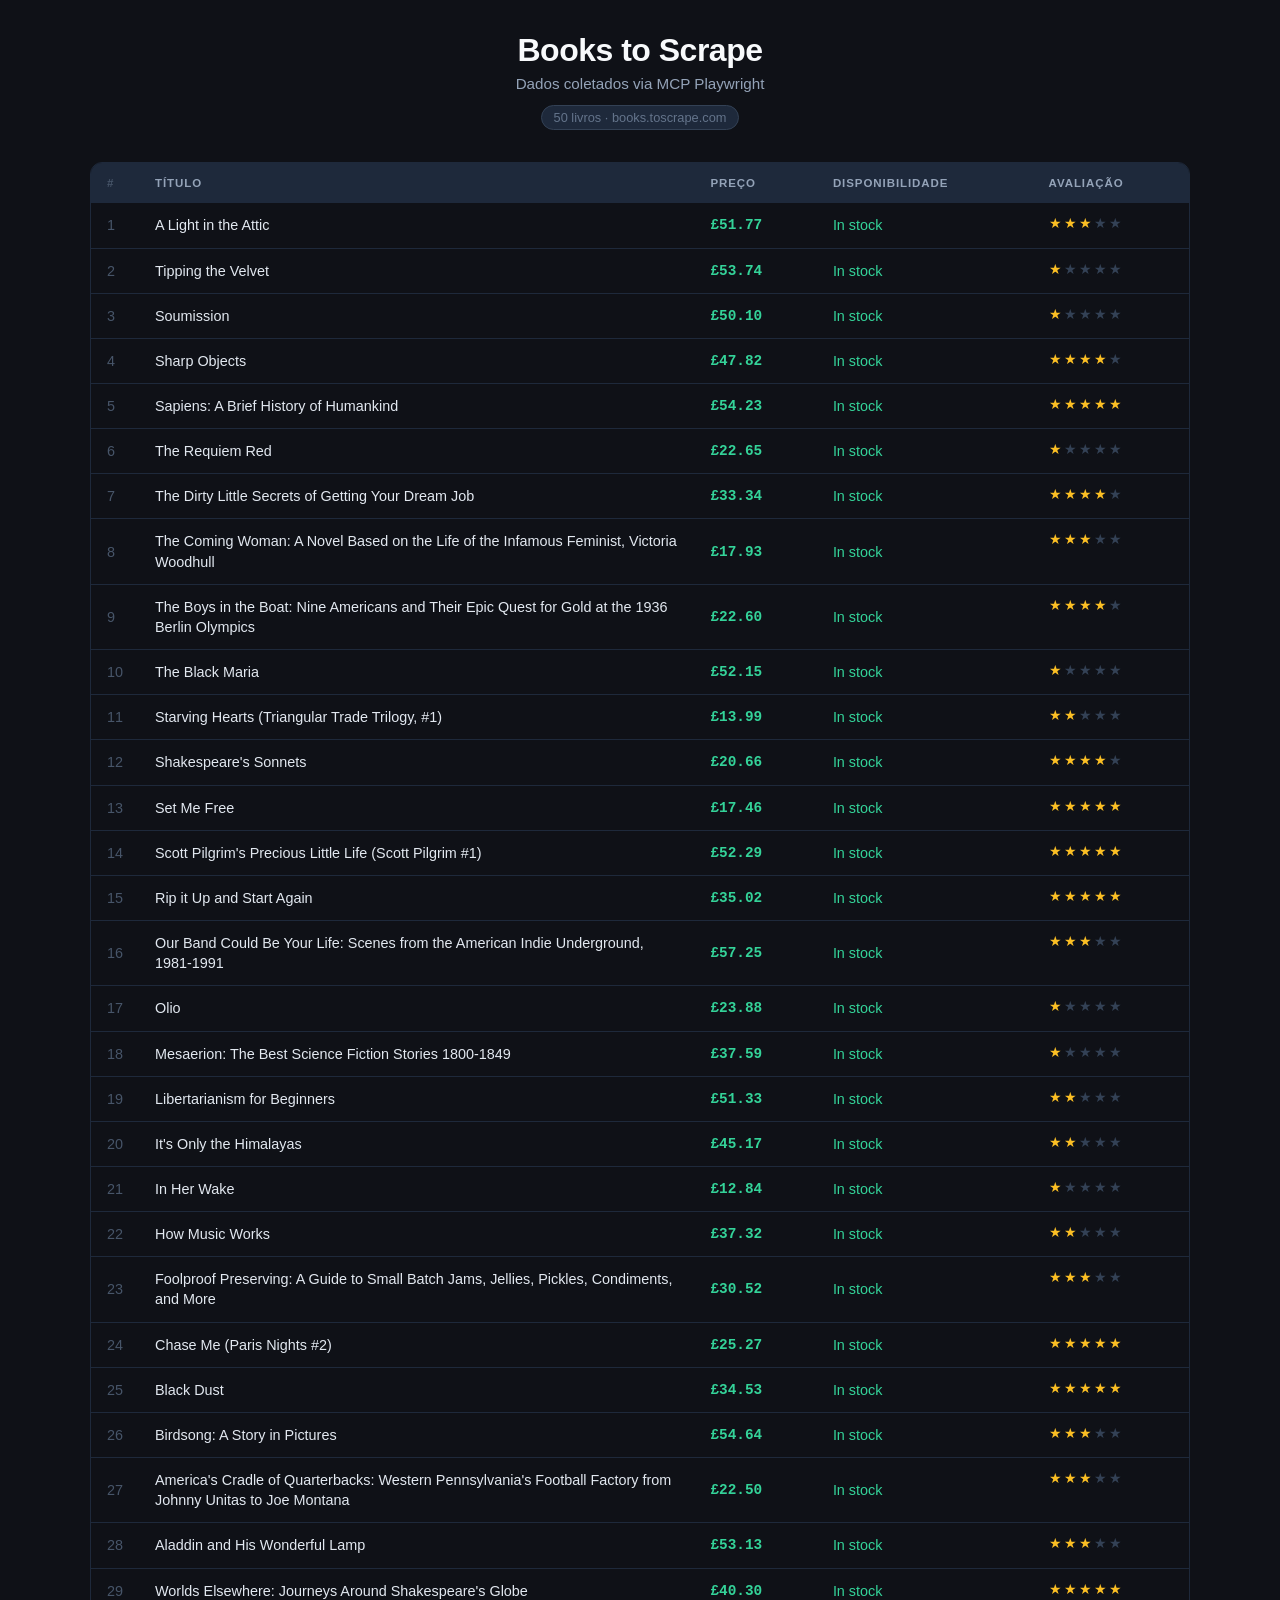
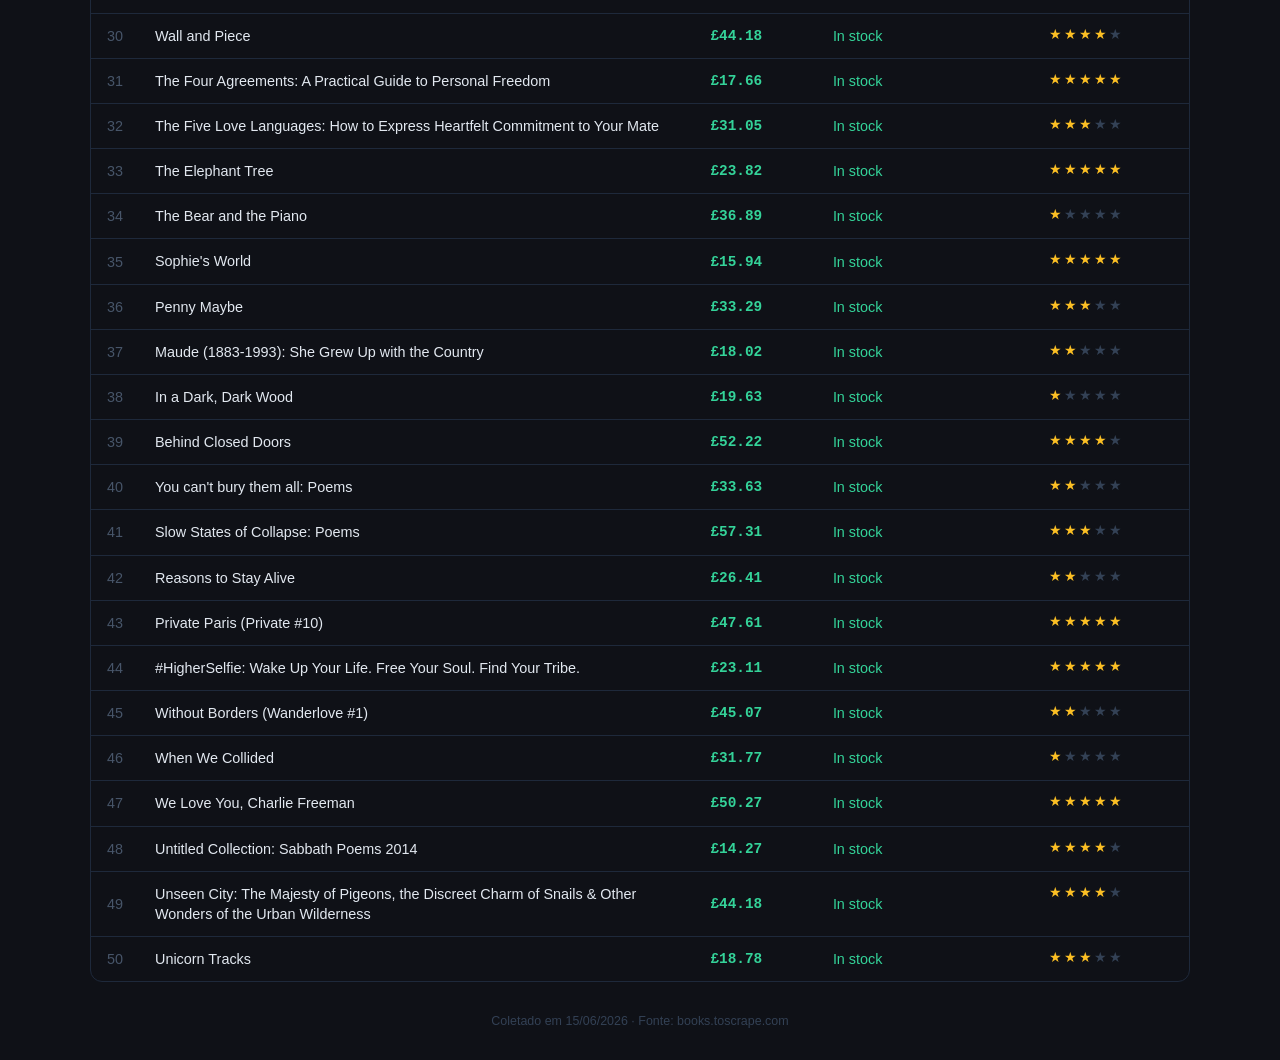
<file: mcp-playright/index.html>
<!DOCTYPE html>
<html lang="pt-BR">
<head>
  <meta charset="UTF-8" />
  <meta name="viewport" content="width=device-width, initial-scale=1.0" />
  <title>Books to Scrape — 50 Livros</title>
  <style>
    *, *::before, *::after { box-sizing: border-box; margin: 0; padding: 0; }

    body {
      font-family: 'Segoe UI', sans-serif;
      background: #0f1117;
      color: #e2e8f0;
      min-height: 100vh;
      padding: 2rem 1rem;
    }

    header {
      text-align: center;
      margin-bottom: 2rem;
    }

    header h1 {
      font-size: 2rem;
      font-weight: 700;
      color: #f8fafc;
      letter-spacing: -0.5px;
    }

    header p {
      margin-top: 0.4rem;
      color: #94a3b8;
      font-size: 0.95rem;
    }

    .badge {
      display: inline-block;
      margin-top: 0.8rem;
      background: #1e293b;
      border: 1px solid #334155;
      padding: 0.25rem 0.75rem;
      border-radius: 999px;
      font-size: 0.8rem;
      color: #64748b;
    }

    .table-wrapper {
      max-width: 1100px;
      margin: 0 auto;
      overflow-x: auto;
      border-radius: 12px;
      border: 1px solid #1e293b;
    }

    table {
      width: 100%;
      border-collapse: collapse;
      font-size: 0.9rem;
    }

    thead tr {
      background: #1e293b;
    }

    thead th {
      padding: 0.85rem 1rem;
      text-align: left;
      font-weight: 600;
      color: #94a3b8;
      text-transform: uppercase;
      font-size: 0.72rem;
      letter-spacing: 0.08em;
      white-space: nowrap;
    }

    tbody tr {
      border-top: 1px solid #1e293b;
      transition: background 0.15s;
    }

    tbody tr:hover {
      background: #1a2235;
    }

    tbody td {
      padding: 0.75rem 1rem;
      vertical-align: middle;
    }

    .num {
      color: #475569;
      font-variant-numeric: tabular-nums;
      width: 3rem;
    }

    .name {
      max-width: 380px;
      line-height: 1.4;
    }

    .name a {
      color: #e2e8f0;
      text-decoration: none;
      transition: color 0.15s;
    }

    .name a:hover {
      color: #7dd3fc;
      text-decoration: underline;
      text-underline-offset: 3px;
    }

    .price {
      font-family: 'Courier New', monospace;
      color: #34d399;
      font-weight: 600;
      white-space: nowrap;
    }

    .avail {
      white-space: nowrap;
    }

    .avail-in  { color: #34d399; }
    .avail-out { color: #f87171; }

    .stars {
      display: flex;
      gap: 2px;
      white-space: nowrap;
    }

    .star-filled { color: #fbbf24; }
    .star-empty  { color: #334155; }

    footer {
      text-align: center;
      margin-top: 2rem;
      font-size: 0.78rem;
      color: #334155;
    }
  </style>
</head>
<body>

<header>
  <h1>Books to Scrape</h1>
  <p>Dados coletados via MCP Playwright</p>
  <span class="badge">50 livros · books.toscrape.com</span>
</header>

<div class="table-wrapper">
  <table>
    <thead>
      <tr>
        <th class="num">#</th>
        <th>Título</th>
        <th>Preço</th>
        <th>Disponibilidade</th>
        <th>Avaliação</th>
      </tr>
    </thead>
    <tbody id="tbody"></tbody>
  </table>
</div>

<footer>Coletado em 15/06/2026 · Fonte: books.toscrape.com</footer>

<script>
const ratingMap = { One: 1, Two: 2, Three: 3, Four: 4, Five: 5 };

const books = [
  { name: "A Light in the Attic", price: "£51.77", availability: "In stock", rating: "Three", url: "https://books.toscrape.com/catalogue/a-light-in-the-attic_1000/index.html" },
  { name: "Tipping the Velvet", price: "£53.74", availability: "In stock", rating: "One", url: "https://books.toscrape.com/catalogue/tipping-the-velvet_999/index.html" },
  { name: "Soumission", price: "£50.10", availability: "In stock", rating: "One", url: "https://books.toscrape.com/catalogue/soumission_998/index.html" },
  { name: "Sharp Objects", price: "£47.82", availability: "In stock", rating: "Four", url: "https://books.toscrape.com/catalogue/sharp-objects_997/index.html" },
  { name: "Sapiens: A Brief History of Humankind", price: "£54.23", availability: "In stock", rating: "Five", url: "https://books.toscrape.com/catalogue/sapiens-a-brief-history-of-humankind_996/index.html" },
  { name: "The Requiem Red", price: "£22.65", availability: "In stock", rating: "One", url: "https://books.toscrape.com/catalogue/the-requiem-red_995/index.html" },
  { name: "The Dirty Little Secrets of Getting Your Dream Job", price: "£33.34", availability: "In stock", rating: "Four", url: "https://books.toscrape.com/catalogue/the-dirty-little-secrets-of-getting-your-dream-job_994/index.html" },
  { name: "The Coming Woman: A Novel Based on the Life of the Infamous Feminist, Victoria Woodhull", price: "£17.93", availability: "In stock", rating: "Three", url: "https://books.toscrape.com/catalogue/the-coming-woman-a-novel-based-on-the-life-of-the-infamous-feminist-victoria-woodhull_993/index.html" },
  { name: "The Boys in the Boat: Nine Americans and Their Epic Quest for Gold at the 1936 Berlin Olympics", price: "£22.60", availability: "In stock", rating: "Four", url: "https://books.toscrape.com/catalogue/the-boys-in-the-boat-nine-americans-and-their-epic-quest-for-gold-at-the-1936-berlin-olympics_992/index.html" },
  { name: "The Black Maria", price: "£52.15", availability: "In stock", rating: "One", url: "https://books.toscrape.com/catalogue/the-black-maria_991/index.html" },
  { name: "Starving Hearts (Triangular Trade Trilogy, #1)", price: "£13.99", availability: "In stock", rating: "Two", url: "https://books.toscrape.com/catalogue/starving-hearts-triangular-trade-trilogy-1_990/index.html" },
  { name: "Shakespeare's Sonnets", price: "£20.66", availability: "In stock", rating: "Four", url: "https://books.toscrape.com/catalogue/shakespeares-sonnets_989/index.html" },
  { name: "Set Me Free", price: "£17.46", availability: "In stock", rating: "Five", url: "https://books.toscrape.com/catalogue/set-me-free_988/index.html" },
  { name: "Scott Pilgrim's Precious Little Life (Scott Pilgrim #1)", price: "£52.29", availability: "In stock", rating: "Five", url: "https://books.toscrape.com/catalogue/scott-pilgrims-precious-little-life-scott-pilgrim-1_987/index.html" },
  { name: "Rip it Up and Start Again", price: "£35.02", availability: "In stock", rating: "Five", url: "https://books.toscrape.com/catalogue/rip-it-up-and-start-again_986/index.html" },
  { name: "Our Band Could Be Your Life: Scenes from the American Indie Underground, 1981-1991", price: "£57.25", availability: "In stock", rating: "Three", url: "https://books.toscrape.com/catalogue/our-band-could-be-your-life-scenes-from-the-american-indie-underground-1981-1991_985/index.html" },
  { name: "Olio", price: "£23.88", availability: "In stock", rating: "One", url: "https://books.toscrape.com/catalogue/olio_984/index.html" },
  { name: "Mesaerion: The Best Science Fiction Stories 1800-1849", price: "£37.59", availability: "In stock", rating: "One", url: "https://books.toscrape.com/catalogue/mesaerion-the-best-science-fiction-stories-1800-1849_983/index.html" },
  { name: "Libertarianism for Beginners", price: "£51.33", availability: "In stock", rating: "Two", url: "https://books.toscrape.com/catalogue/libertarianism-for-beginners_982/index.html" },
  { name: "It's Only the Himalayas", price: "£45.17", availability: "In stock", rating: "Two", url: "https://books.toscrape.com/catalogue/its-only-the-himalayas_981/index.html" },
  { name: "In Her Wake", price: "£12.84", availability: "In stock", rating: "One", url: "https://books.toscrape.com/catalogue/in-her-wake_980/index.html" },
  { name: "How Music Works", price: "£37.32", availability: "In stock", rating: "Two", url: "https://books.toscrape.com/catalogue/how-music-works_979/index.html" },
  { name: "Foolproof Preserving: A Guide to Small Batch Jams, Jellies, Pickles, Condiments, and More", price: "£30.52", availability: "In stock", rating: "Three", url: "https://books.toscrape.com/catalogue/foolproof-preserving-a-guide-to-small-batch-jams-jellies-pickles-condiments-and-more-a-foolproof-guide-to-making-small-batch-jams-jellies-pickles-condiments-and-more_978/index.html" },
  { name: "Chase Me (Paris Nights #2)", price: "£25.27", availability: "In stock", rating: "Five", url: "https://books.toscrape.com/catalogue/chase-me-paris-nights-2_977/index.html" },
  { name: "Black Dust", price: "£34.53", availability: "In stock", rating: "Five", url: "https://books.toscrape.com/catalogue/black-dust_976/index.html" },
  { name: "Birdsong: A Story in Pictures", price: "£54.64", availability: "In stock", rating: "Three", url: "https://books.toscrape.com/catalogue/birdsong-a-story-in-pictures_975/index.html" },
  { name: "America's Cradle of Quarterbacks: Western Pennsylvania's Football Factory from Johnny Unitas to Joe Montana", price: "£22.50", availability: "In stock", rating: "Three", url: "https://books.toscrape.com/catalogue/americas-cradle-of-quarterbacks-western-pennsylvanias-football-factory-from-johnny-unitas-to-joe-montana_974/index.html" },
  { name: "Aladdin and His Wonderful Lamp", price: "£53.13", availability: "In stock", rating: "Three", url: "https://books.toscrape.com/catalogue/aladdin-and-his-wonderful-lamp_973/index.html" },
  { name: "Worlds Elsewhere: Journeys Around Shakespeare's Globe", price: "£40.30", availability: "In stock", rating: "Five", url: "https://books.toscrape.com/catalogue/worlds-elsewhere-journeys-around-shakespeares-globe_972/index.html" },
  { name: "Wall and Piece", price: "£44.18", availability: "In stock", rating: "Four", url: "https://books.toscrape.com/catalogue/wall-and-piece_971/index.html" },
  { name: "The Four Agreements: A Practical Guide to Personal Freedom", price: "£17.66", availability: "In stock", rating: "Five", url: "https://books.toscrape.com/catalogue/the-four-agreements-a-practical-guide-to-personal-freedom_970/index.html" },
  { name: "The Five Love Languages: How to Express Heartfelt Commitment to Your Mate", price: "£31.05", availability: "In stock", rating: "Three", url: "https://books.toscrape.com/catalogue/the-five-love-languages-how-to-express-heartfelt-commitment-to-your-mate_969/index.html" },
  { name: "The Elephant Tree", price: "£23.82", availability: "In stock", rating: "Five", url: "https://books.toscrape.com/catalogue/the-elephant-tree_968/index.html" },
  { name: "The Bear and the Piano", price: "£36.89", availability: "In stock", rating: "One", url: "https://books.toscrape.com/catalogue/the-bear-and-the-piano_967/index.html" },
  { name: "Sophie's World", price: "£15.94", availability: "In stock", rating: "Five", url: "https://books.toscrape.com/catalogue/sophies-world_966/index.html" },
  { name: "Penny Maybe", price: "£33.29", availability: "In stock", rating: "Three", url: "https://books.toscrape.com/catalogue/penny-maybe_965/index.html" },
  { name: "Maude (1883-1993): She Grew Up with the Country", price: "£18.02", availability: "In stock", rating: "Two", url: "https://books.toscrape.com/catalogue/maude-1883-1993she-grew-up-with-the-country_964/index.html" },
  { name: "In a Dark, Dark Wood", price: "£19.63", availability: "In stock", rating: "One", url: "https://books.toscrape.com/catalogue/in-a-dark-dark-wood_963/index.html" },
  { name: "Behind Closed Doors", price: "£52.22", availability: "In stock", rating: "Four", url: "https://books.toscrape.com/catalogue/behind-closed-doors_962/index.html" },
  { name: "You can't bury them all: Poems", price: "£33.63", availability: "In stock", rating: "Two", url: "https://books.toscrape.com/catalogue/you-cant-bury-them-all-poems_961/index.html" },
  { name: "Slow States of Collapse: Poems", price: "£57.31", availability: "In stock", rating: "Three", url: "https://books.toscrape.com/catalogue/slow-states-of-collapse-poems_960/index.html" },
  { name: "Reasons to Stay Alive", price: "£26.41", availability: "In stock", rating: "Two", url: "https://books.toscrape.com/catalogue/reasons-to-stay-alive_959/index.html" },
  { name: "Private Paris (Private #10)", price: "£47.61", availability: "In stock", rating: "Five", url: "https://books.toscrape.com/catalogue/private-paris-private-10_958/index.html" },
  { name: "#HigherSelfie: Wake Up Your Life. Free Your Soul. Find Your Tribe.", price: "£23.11", availability: "In stock", rating: "Five", url: "https://books.toscrape.com/catalogue/higherselfie-wake-up-your-life-free-your-soul-find-your-tribe_957/index.html" },
  { name: "Without Borders (Wanderlove #1)", price: "£45.07", availability: "In stock", rating: "Two", url: "https://books.toscrape.com/catalogue/without-borders-wanderlove-1_956/index.html" },
  { name: "When We Collided", price: "£31.77", availability: "In stock", rating: "One", url: "https://books.toscrape.com/catalogue/when-we-collided_955/index.html" },
  { name: "We Love You, Charlie Freeman", price: "£50.27", availability: "In stock", rating: "Five", url: "https://books.toscrape.com/catalogue/we-love-you-charlie-freeman_954/index.html" },
  { name: "Untitled Collection: Sabbath Poems 2014", price: "£14.27", availability: "In stock", rating: "Four", url: "https://books.toscrape.com/catalogue/untitled-collection-sabbath-poems-2014_953/index.html" },
  { name: "Unseen City: The Majesty of Pigeons, the Discreet Charm of Snails & Other Wonders of the Urban Wilderness", price: "£44.18", availability: "In stock", rating: "Four", url: "https://books.toscrape.com/catalogue/unseen-city-the-majesty-of-pigeons-the-discreet-charm-of-snails-other-wonders-of-the-urban-wilderness_952/index.html" },
  { name: "Unicorn Tracks", price: "£18.78", availability: "In stock", rating: "Three", url: "https://books.toscrape.com/catalogue/unicorn-tracks_951/index.html" }
];

function renderStars(ratingWord) {
  const n = ratingMap[ratingWord] || 0;
  return Array.from({ length: 5 }, (_, i) =>
    `<span class="${i < n ? 'star-filled' : 'star-empty'}">★</span>`
  ).join('');
}

const tbody = document.getElementById('tbody');
books.forEach((b, i) => {
  const inStock = b.availability.toLowerCase().includes('in stock');
  tbody.insertAdjacentHTML('beforeend', `
    <tr>
      <td class="num">${i + 1}</td>
      <td class="name"><a href="${b.url}" target="_blank" rel="noopener">${b.name}</a></td>
      <td class="price">${b.price}</td>
      <td class="avail ${inStock ? 'avail-in' : 'avail-out'}">${b.availability}</td>
      <td class="stars">${renderStars(b.rating)}</td>
    </tr>
  `);
});
</script>
</body>
</html>
</file>
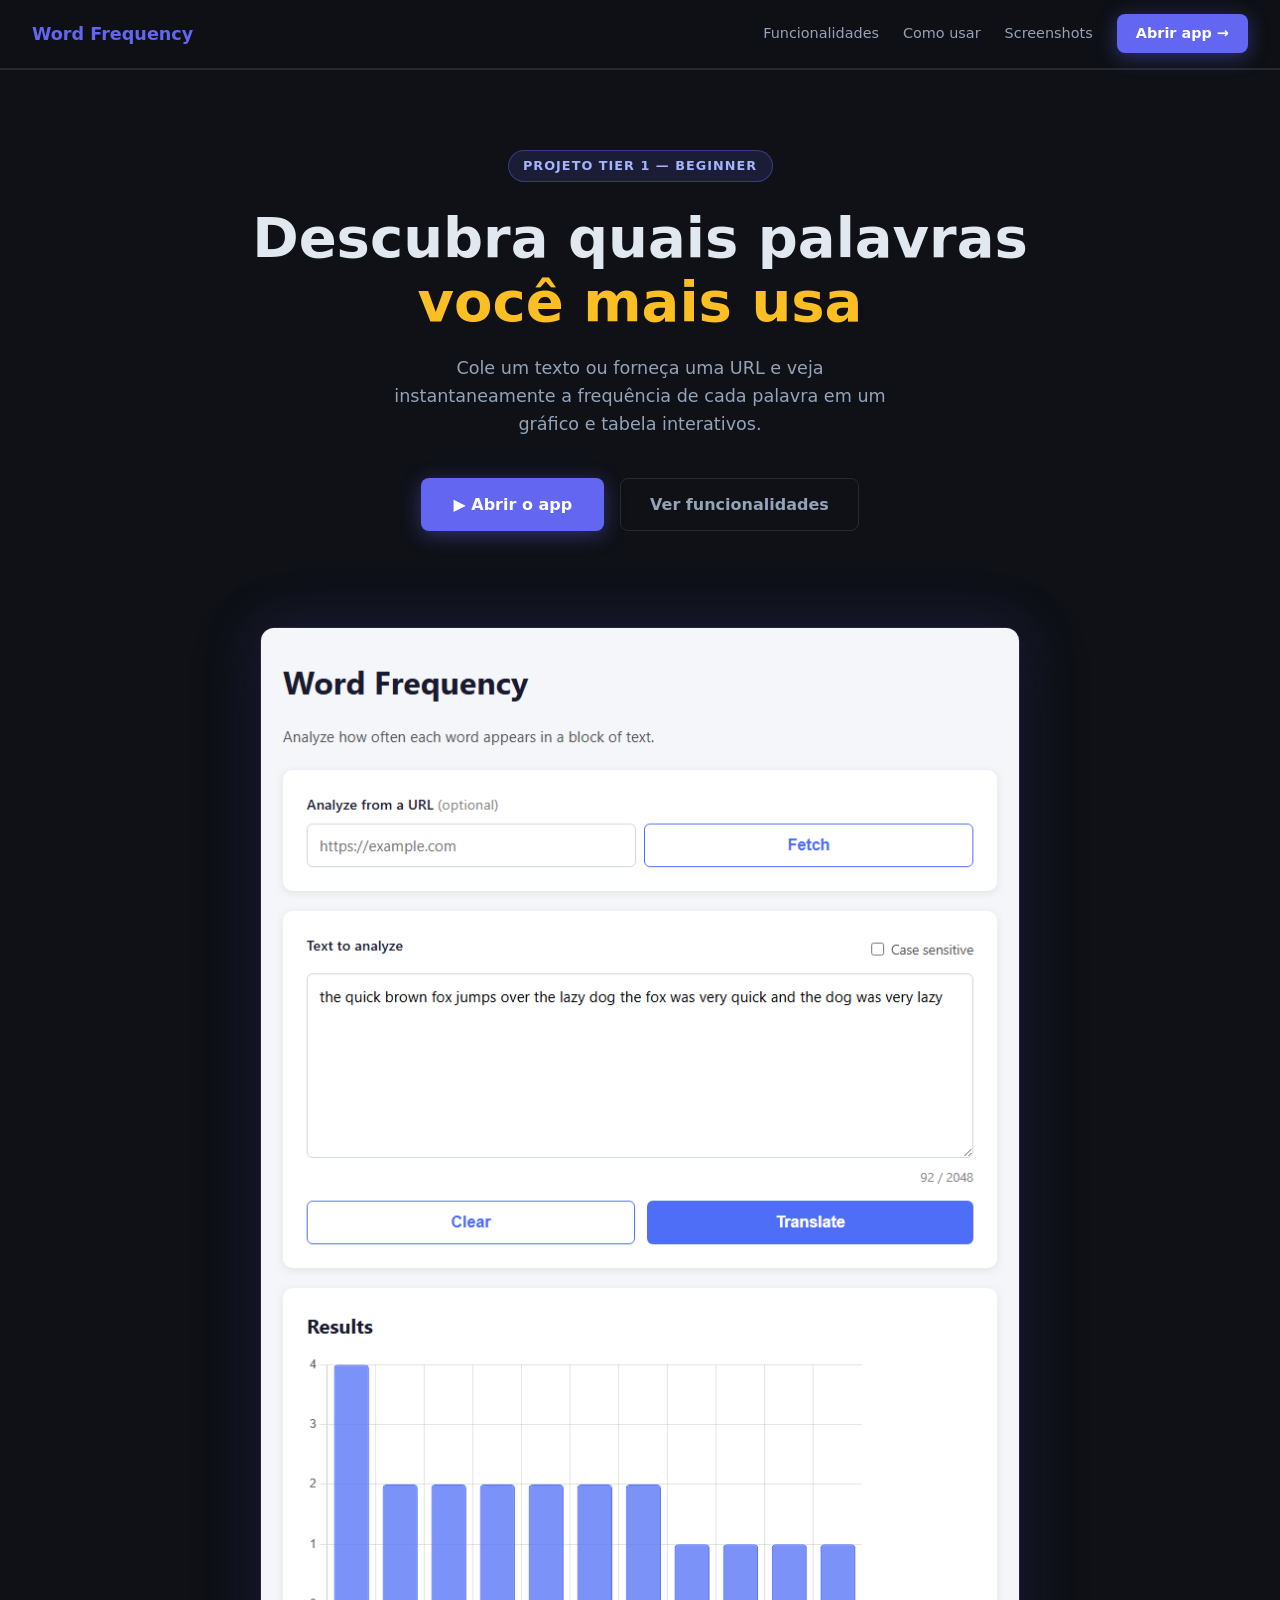
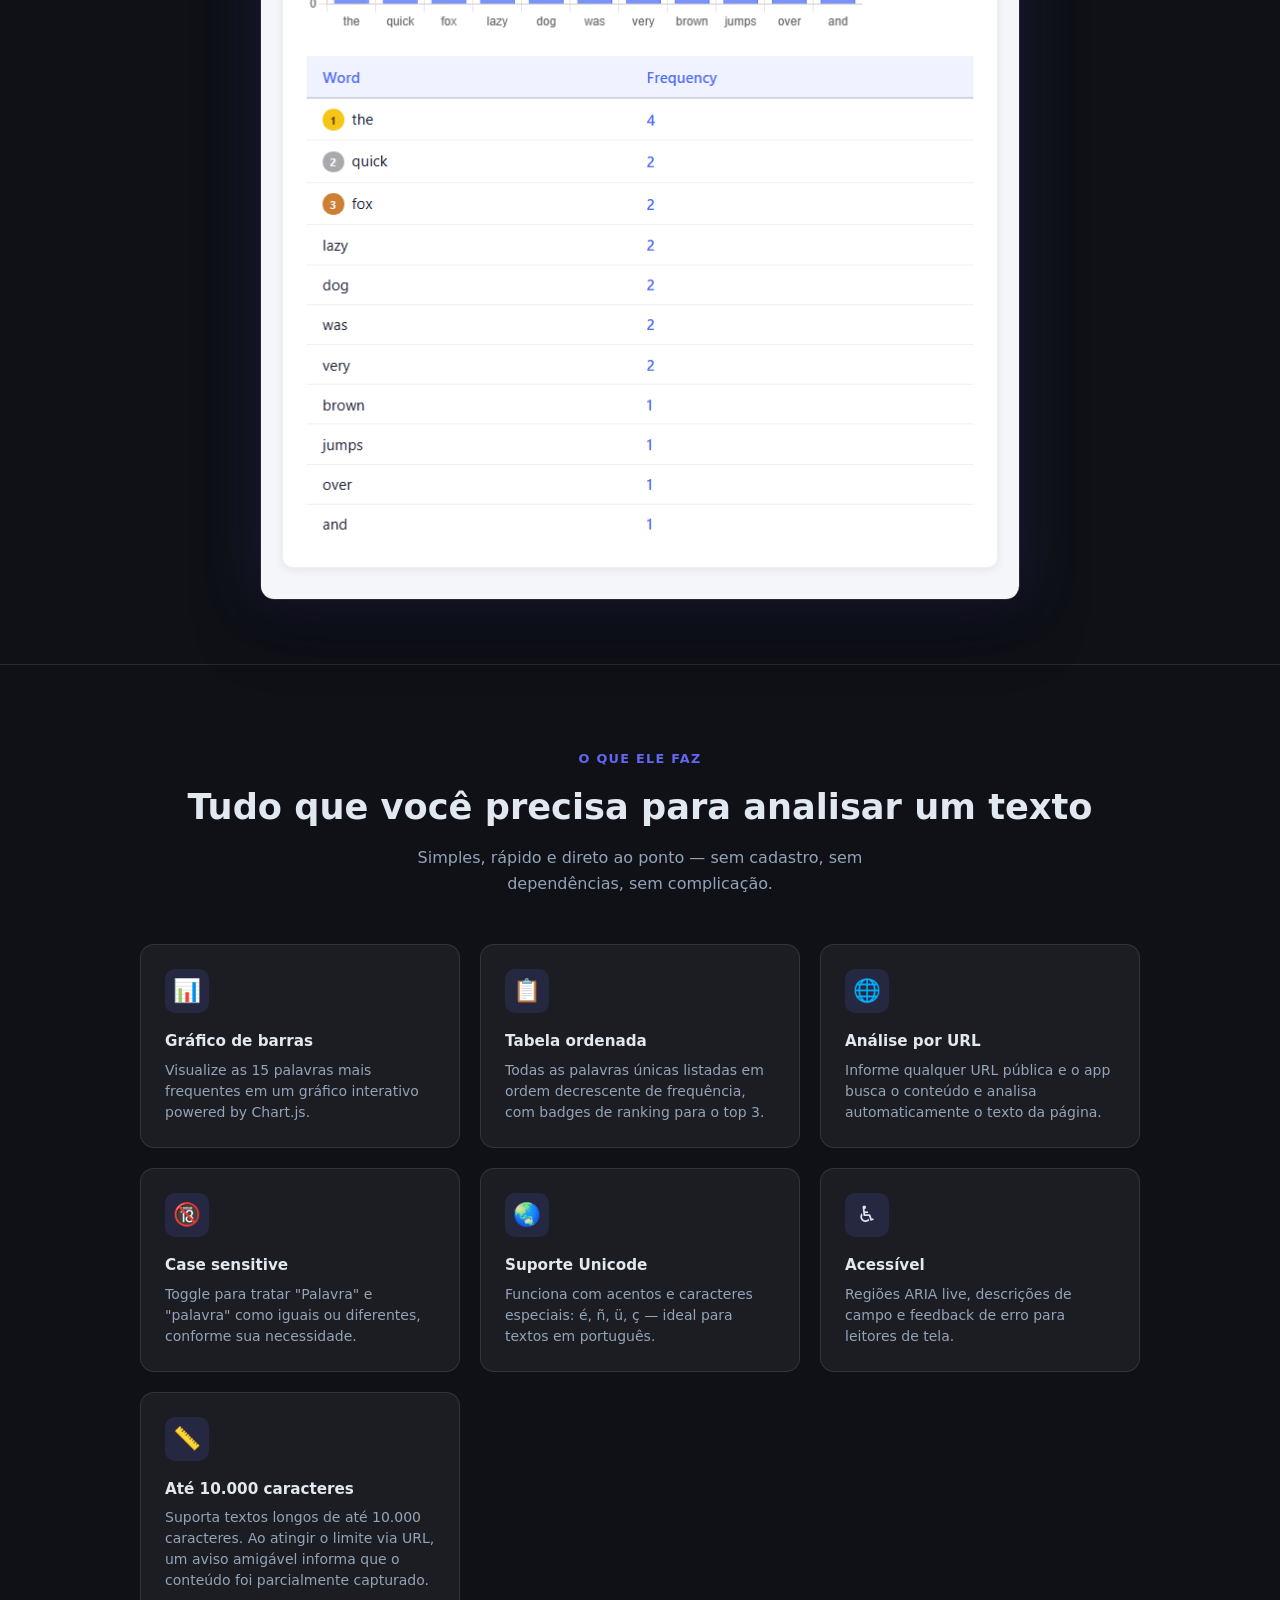
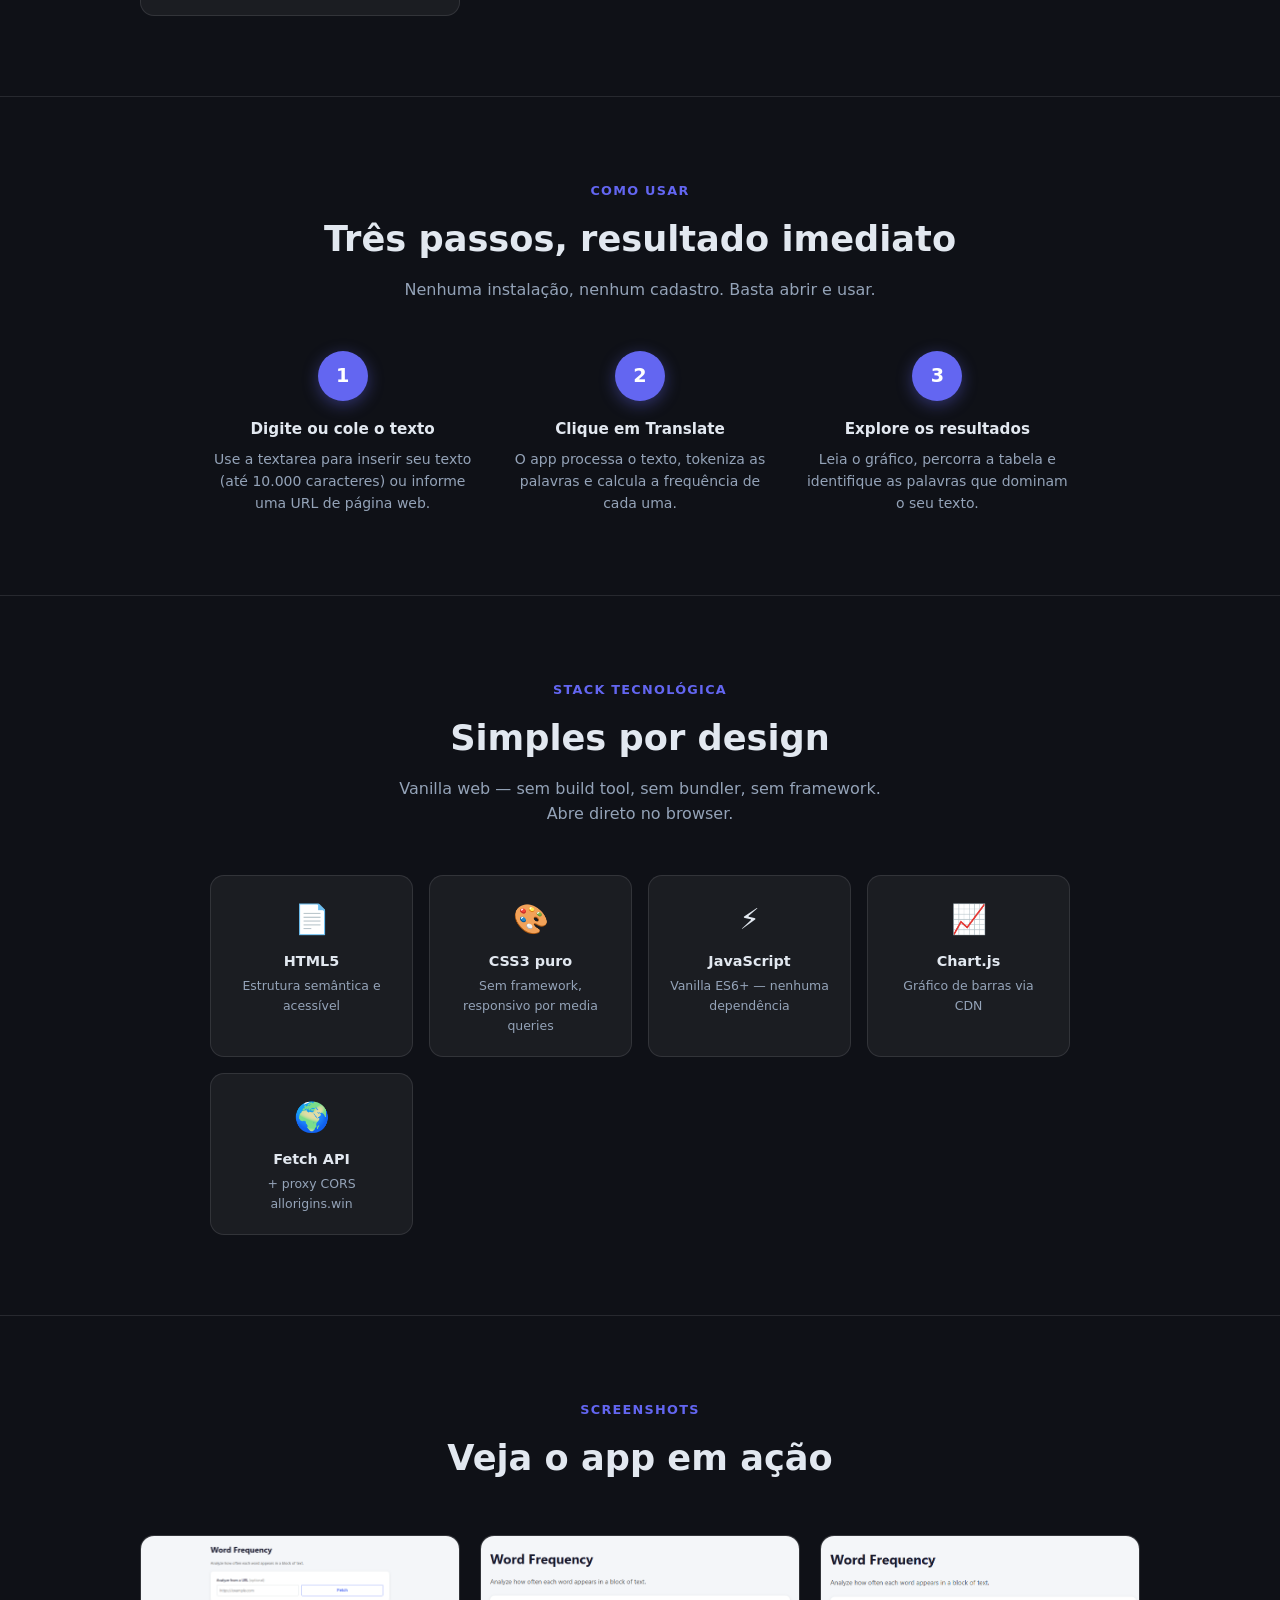
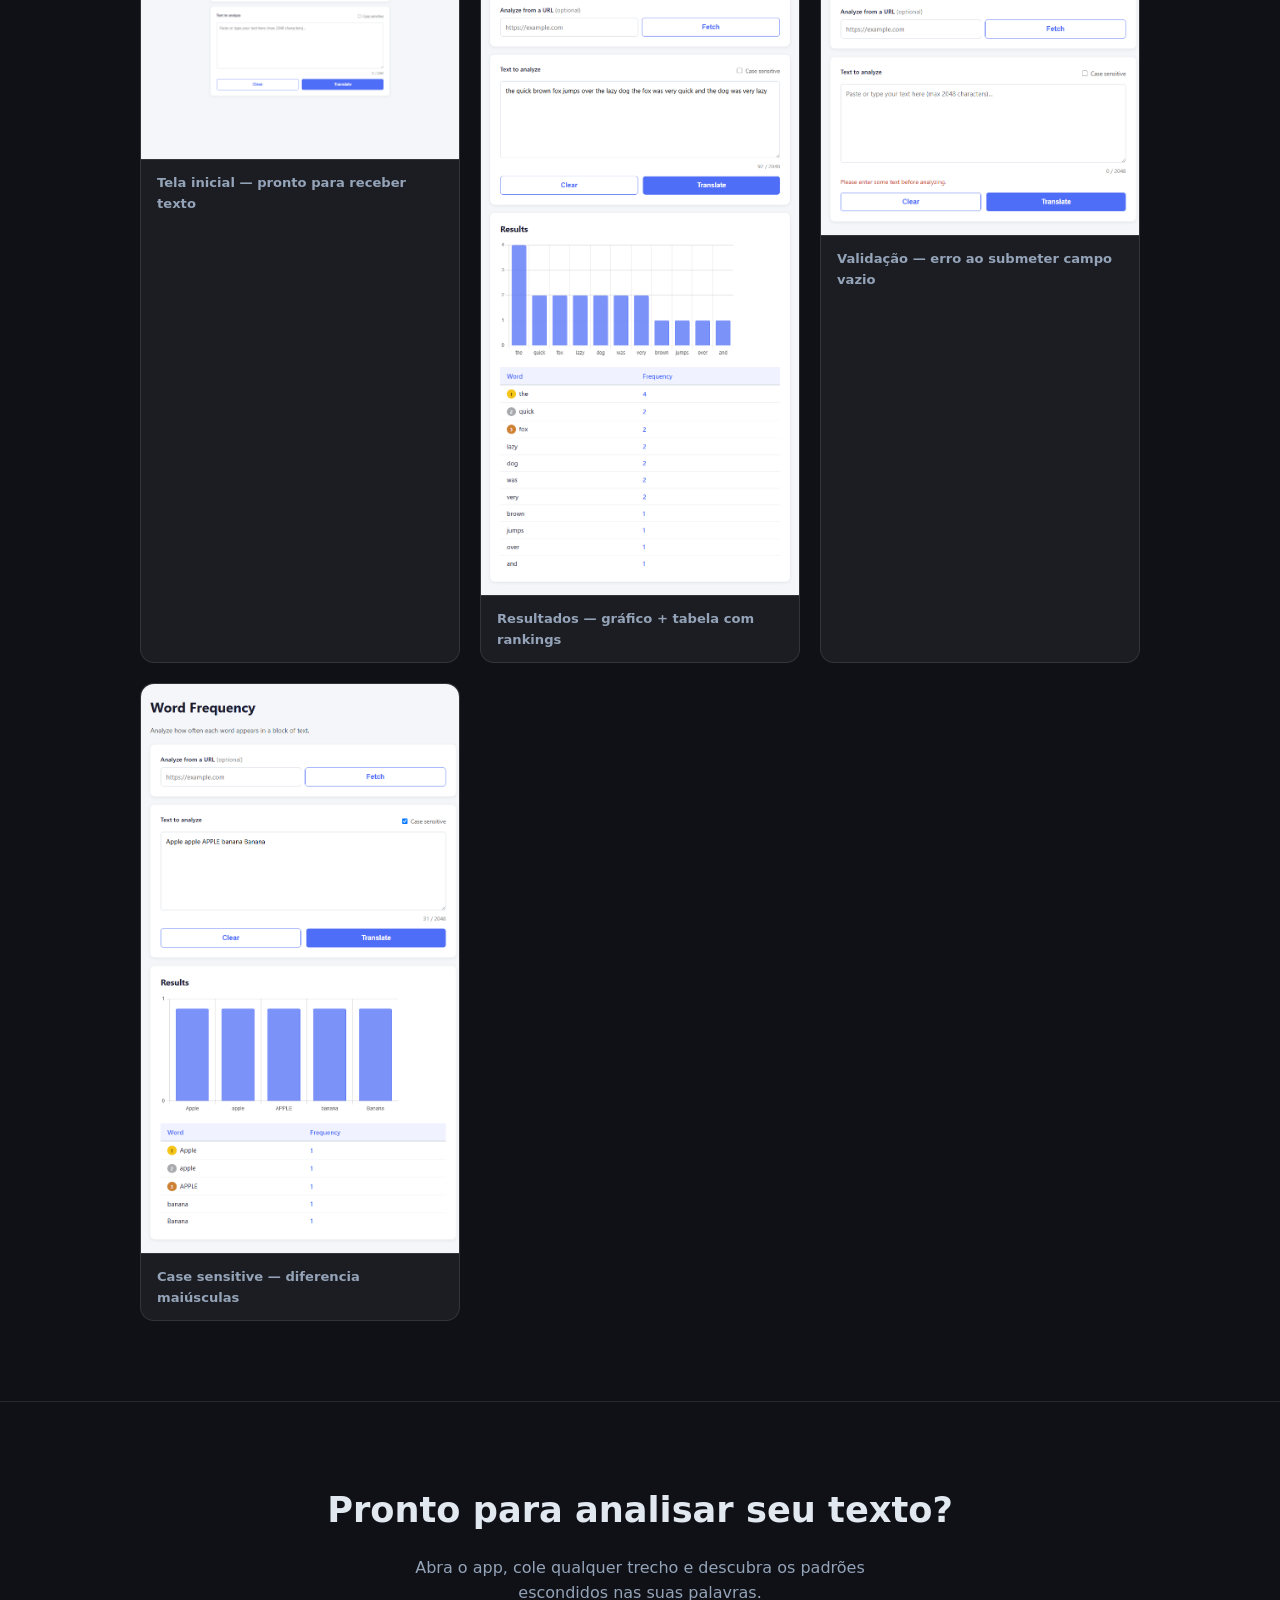
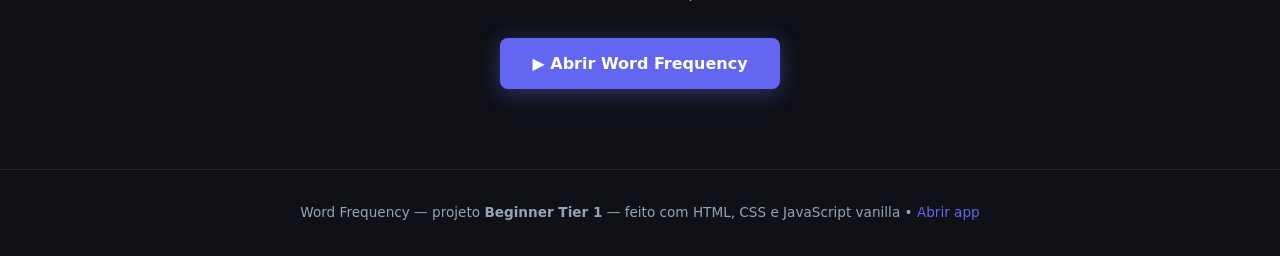
<file: word-frequency/index.html>
<!DOCTYPE html>
<html lang="pt-BR">
<head>
  <meta charset="UTF-8" />
  <meta name="viewport" content="width=device-width, initial-scale=1.0" />
  <title>Word Frequency — Analisador de Frequência de Palavras</title>
  <style>
    *, *::before, *::after { box-sizing: border-box; margin: 0; padding: 0; }

    :root {
      --primary: #6366f1;
      --primary-dark: #4f52d4;
      --text: #e2e8f0;
      --text-muted: #94a3b8;
      --bg: #0f1117;
      --surface: rgba(255,255,255,0.05);
      --border: rgba(255,255,255,0.1);
      --gold: #fbbf24;
      --radius: 14px;
    }

    html { scroll-behavior: smooth; }

    body {
      font-family: 'Segoe UI', system-ui, sans-serif;
      background: var(--bg);
      color: var(--text);
      line-height: 1.6;
    }

    /* NAV */
    nav {
      position: sticky;
      top: 0;
      z-index: 100;
      background: rgba(15,17,23,0.85);
      backdrop-filter: blur(12px);
      border-bottom: 1px solid var(--border);
      padding: 0.9rem 2rem;
      display: flex;
      align-items: center;
      justify-content: space-between;
    }

    .nav-brand { font-weight: 700; font-size: 1.1rem; color: var(--primary); text-decoration: none; }
    nav a.nav-link { font-size: 0.9rem; color: var(--text-muted); text-decoration: none; transition: color 0.2s; }
    nav a.nav-link:hover { color: var(--text); }
    .nav-links { display: flex; gap: 1.5rem; align-items: center; }

    /* HERO */
    .hero {
      padding: 5rem 2rem 4rem;
      text-align: center;
    }

    .badge {
      display: inline-block;
      background: rgba(99,102,241,0.15);
      border: 1px solid rgba(99,102,241,0.4);
      color: #a5b4fc;
      font-size: 0.8rem;
      font-weight: 600;
      letter-spacing: 0.08em;
      text-transform: uppercase;
      padding: 0.3rem 0.9rem;
      border-radius: 100px;
      margin-bottom: 1.5rem;
    }

    .hero h1 { font-size: clamp(2.2rem, 5vw, 3.5rem); font-weight: 800; line-height: 1.15; margin-bottom: 1.2rem; }
    .hero h1 span { color: var(--gold); }
    .hero p { font-size: 1.1rem; color: var(--text-muted); max-width: 520px; margin: 0 auto 2.5rem; }
    .hero-actions { display: flex; gap: 1rem; justify-content: center; flex-wrap: wrap; }

    /* BUTTONS */
    .btn-primary {
      display: inline-flex; align-items: center; gap: 0.5rem;
      background: var(--primary); color: #fff;
      font-size: 1rem; font-weight: 700;
      padding: 0.8rem 2rem; border-radius: 8px;
      text-decoration: none;
      transition: background 0.2s, transform 0.15s;
      box-shadow: 0 4px 20px rgba(99,102,241,0.4);
    }
    .btn-primary:hover { background: var(--primary-dark); transform: translateY(-2px); }

    .btn-ghost {
      display: inline-flex; align-items: center; gap: 0.5rem;
      background: transparent; color: var(--text-muted);
      font-size: 1rem; font-weight: 600;
      padding: 0.8rem 1.8rem; border-radius: 8px;
      border: 1.5px solid var(--border);
      text-decoration: none;
      transition: border-color 0.2s, color 0.2s;
    }
    .btn-ghost:hover { border-color: rgba(255,255,255,0.3); color: var(--text); }

    /* SCREENSHOT */
    .screenshot-section { padding: 2rem 2rem 4rem; text-align: center; }
    .screenshot-wrapper {
      max-width: 760px; margin: 0 auto;
      border-radius: var(--radius); overflow: hidden;
      box-shadow: 0 0 60px rgba(99,102,241,0.2), 0 24px 60px rgba(0,0,0,0.5);
      border: 1px solid var(--border);
    }
    .screenshot-wrapper img { width: 100%; display: block; }

    /* SECTIONS */
    section { padding: 5rem 2rem; border-top: 1px solid var(--border); }
    .section-header { text-align: center; margin-bottom: 3rem; }
    .section-label { display: inline-block; color: var(--primary); font-size: 0.8rem; font-weight: 700; letter-spacing: 0.1em; text-transform: uppercase; margin-bottom: 0.6rem; }
    .section-header h2 { font-size: clamp(1.6rem, 3vw, 2.2rem); font-weight: 800; color: var(--text); margin-bottom: 0.6rem; }
    .section-header p { color: var(--text-muted); max-width: 520px; margin: 0 auto; font-size: 1rem; }

    /* FEATURES */
    .features-grid { display: grid; grid-template-columns: repeat(auto-fit, minmax(260px, 1fr)); gap: 1.25rem; max-width: 1000px; margin: 0 auto; }
    .feature-card {
      background: var(--surface); border: 1px solid var(--border);
      border-radius: var(--radius); padding: 1.5rem;
      transition: background 0.2s, transform 0.2s;
    }
    .feature-card:hover { background: rgba(255,255,255,0.08); transform: translateY(-3px); }
    .feature-icon { width: 44px; height: 44px; background: rgba(99,102,241,0.15); border-radius: 10px; display: flex; align-items: center; justify-content: center; font-size: 1.4rem; margin-bottom: 1rem; }
    .feature-card h3 { font-size: 0.95rem; font-weight: 700; color: var(--text); margin-bottom: 0.4rem; }
    .feature-card p { font-size: 0.875rem; color: var(--text-muted); line-height: 1.5; }

    /* HOW */
    .steps { display: grid; grid-template-columns: repeat(auto-fit, minmax(200px, 1fr)); gap: 2rem; max-width: 860px; margin: 0 auto; }
    .step { text-align: center; }
    .step-number { width: 50px; height: 50px; background: var(--primary); color: #fff; border-radius: 50%; font-size: 1.2rem; font-weight: 800; display: flex; align-items: center; justify-content: center; margin: 0 auto 1rem; box-shadow: 0 4px 16px rgba(99,102,241,0.4); }
    .step h3 { font-size: 0.95rem; font-weight: 700; margin-bottom: 0.4rem; color: var(--text); }
    .step p { font-size: 0.875rem; color: var(--text-muted); }

    /* STACK */
    .stack-grid { display: grid; grid-template-columns: repeat(auto-fit, minmax(160px, 1fr)); gap: 1rem; max-width: 860px; margin: 0 auto; }
    .stack-item { background: var(--surface); border: 1px solid var(--border); border-radius: var(--radius); padding: 1.25rem; text-align: center; }
    .stack-item .stack-icon { font-size: 1.8rem; margin-bottom: 0.5rem; }
    .stack-item h4 { font-size: 0.9rem; font-weight: 700; color: var(--text); margin-bottom: 0.2rem; }
    .stack-item p { font-size: 0.78rem; color: var(--text-muted); }

    /* GALLERY */
    .gallery-grid { display: grid; grid-template-columns: repeat(auto-fit, minmax(280px, 1fr)); gap: 1.25rem; max-width: 1000px; margin: 0 auto; }
    .gallery-item { border-radius: var(--radius); overflow: hidden; border: 1px solid var(--border); background: var(--surface); }
    .gallery-item img { width: 100%; display: block; transition: transform 0.3s; }
    .gallery-item:hover img { transform: scale(1.03); }
    .gallery-caption { padding: 0.75rem 1rem; font-size: 0.82rem; font-weight: 600; color: var(--text-muted); border-top: 1px solid var(--border); }

    /* CTA */
    .cta-section { text-align: center; padding: 5rem 2rem; border-top: 1px solid var(--border); }
    .cta-section h2 { font-size: clamp(1.6rem, 3vw, 2.2rem); font-weight: 800; margin-bottom: 1rem; }
    .cta-section p { color: var(--text-muted); max-width: 460px; margin: 0 auto 2rem; font-size: 1rem; }

    /* FOOTER */
    footer { border-top: 1px solid var(--border); color: var(--text-muted); text-align: center; padding: 2rem; font-size: 0.85rem; }
    footer a { color: var(--primary); text-decoration: none; }
    footer a:hover { text-decoration: underline; }

    @media (max-width: 480px) {
      nav { padding: 0.75rem 1rem; }
      .nav-links { gap: 0.75rem; }
      .hero { padding: 3.5rem 1.25rem 3rem; }
      section { padding: 3.5rem 1.25rem; }
    }
  </style>
</head>
<body>

  <!-- NAV -->
  <nav>
    <a class="nav-brand" href="#">Word Frequency</a>
    <div class="nav-links">
      <a class="nav-link" href="#features">Funcionalidades</a>
      <a class="nav-link" href="#how">Como usar</a>
      <a class="nav-link" href="#gallery">Screenshots</a>
      <a href="app.html" class="btn-primary" style="padding:0.5rem 1.2rem;font-size:0.9rem;">Abrir app &rarr;</a>
    </div>
  </nav>

  <!-- HERO -->
  <section class="hero">
    <div class="badge">Projeto Tier 1 &mdash; Beginner</div>
    <h1>Descubra quais palavras<br><span>você mais usa</span></h1>
    <p>Cole um texto ou forneça uma URL e veja instantaneamente a frequência de cada palavra em um gráfico e tabela interativos.</p>
    <div class="hero-actions">
      <a href="app.html" class="btn-primary">&#9654; Abrir o app</a>
      <a href="#features" class="btn-ghost">Ver funcionalidades</a>
    </div>
  </section>

  <!-- SCREENSHOT HERO -->
  <div class="screenshot-section">
    <div class="screenshot-wrapper">
      <img src="shot-results.png" alt="Word Frequency mostrando gráfico de barras e tabela de resultados" />
    </div>
  </div>

  <!-- FEATURES -->
  <section id="features">
    <div class="section-header">
      <span class="section-label">O que ele faz</span>
      <h2>Tudo que você precisa para analisar um texto</h2>
      <p>Simples, rápido e direto ao ponto — sem cadastro, sem dependências, sem complicação.</p>
    </div>
    <div class="features-grid">
      <div class="feature-card">
        <div class="feature-icon">&#128202;</div>
        <h3>Gráfico de barras</h3>
        <p>Visualize as 15 palavras mais frequentes em um gráfico interativo powered by Chart.js.</p>
      </div>
      <div class="feature-card">
        <div class="feature-icon">&#128203;</div>
        <h3>Tabela ordenada</h3>
        <p>Todas as palavras únicas listadas em ordem decrescente de frequência, com badges de ranking para o top 3.</p>
      </div>
      <div class="feature-card">
        <div class="feature-icon">&#127760;</div>
        <h3>Análise por URL</h3>
        <p>Informe qualquer URL pública e o app busca o conteúdo e analisa automaticamente o texto da página.</p>
      </div>
      <div class="feature-card">
        <div class="feature-icon">&#128286;</div>
        <h3>Case sensitive</h3>
        <p>Toggle para tratar "Palavra" e "palavra" como iguais ou diferentes, conforme sua necessidade.</p>
      </div>
      <div class="feature-card">
        <div class="feature-icon">&#127759;</div>
        <h3>Suporte Unicode</h3>
        <p>Funciona com acentos e caracteres especiais: é, ñ, ü, ç — ideal para textos em português.</p>
      </div>
      <div class="feature-card">
        <div class="feature-icon">&#9855;</div>
        <h3>Acessível</h3>
        <p>Regiões ARIA live, descrições de campo e feedback de erro para leitores de tela.</p>
      </div>
      <div class="feature-card">
        <div class="feature-icon">&#128207;</div>
        <h3>Até 10.000 caracteres</h3>
        <p>Suporta textos longos de até 10.000 caracteres. Ao atingir o limite via URL, um aviso amigável informa que o conteúdo foi parcialmente capturado.</p>
      </div>
    </div>
  </section>

  <!-- HOW IT WORKS -->
  <section id="how">
    <div class="section-header">
      <span class="section-label">Como usar</span>
      <h2>Três passos, resultado imediato</h2>
      <p>Nenhuma instalação, nenhum cadastro. Basta abrir e usar.</p>
    </div>
    <div class="steps">
      <div class="step">
        <div class="step-number">1</div>
        <h3>Digite ou cole o texto</h3>
        <p>Use a textarea para inserir seu texto (até 10.000 caracteres) ou informe uma URL de página web.</p>
      </div>
      <div class="step">
        <div class="step-number">2</div>
        <h3>Clique em Translate</h3>
        <p>O app processa o texto, tokeniza as palavras e calcula a frequência de cada uma.</p>
      </div>
      <div class="step">
        <div class="step-number">3</div>
        <h3>Explore os resultados</h3>
        <p>Leia o gráfico, percorra a tabela e identifique as palavras que dominam o seu texto.</p>
      </div>
    </div>
  </section>

  <!-- STACK -->
  <section id="stack">
    <div class="section-header">
      <span class="section-label">Stack tecnológica</span>
      <h2>Simples por design</h2>
      <p>Vanilla web — sem build tool, sem bundler, sem framework. Abre direto no browser.</p>
    </div>
    <div class="stack-grid">
      <div class="stack-item">
        <div class="stack-icon">&#128196;</div>
        <h4>HTML5</h4>
        <p>Estrutura semântica e acessível</p>
      </div>
      <div class="stack-item">
        <div class="stack-icon">&#127912;</div>
        <h4>CSS3 puro</h4>
        <p>Sem framework, responsivo por media queries</p>
      </div>
      <div class="stack-item">
        <div class="stack-icon">&#9889;</div>
        <h4>JavaScript</h4>
        <p>Vanilla ES6+ — nenhuma dependência</p>
      </div>
      <div class="stack-item">
        <div class="stack-icon">&#128200;</div>
        <h4>Chart.js</h4>
        <p>Gráfico de barras via CDN</p>
      </div>
      <div class="stack-item">
        <div class="stack-icon">&#127757;</div>
        <h4>Fetch API</h4>
        <p>+ proxy CORS allorigins.win</p>
      </div>
    </div>
  </section>

  <!-- GALLERY -->
  <section id="gallery">
    <div class="section-header">
      <span class="section-label">Screenshots</span>
      <h2>Veja o app em ação</h2>
    </div>
    <div class="gallery-grid">
      <div class="gallery-item">
        <img src="shot-initial.png" alt="Tela inicial do app" />
        <div class="gallery-caption">Tela inicial — pronto para receber texto</div>
      </div>
      <div class="gallery-item">
        <img src="shot-results.png" alt="Resultados com gráfico e tabela" />
        <div class="gallery-caption">Resultados — gráfico + tabela com rankings</div>
      </div>
      <div class="gallery-item">
        <img src="shot-error.png" alt="Mensagem de erro ao enviar campo vazio" />
        <div class="gallery-caption">Validação — erro ao submeter campo vazio</div>
      </div>
      <div class="gallery-item">
        <img src="shot-casesensitive.png" alt="Modo case sensitive ativado" />
        <div class="gallery-caption">Case sensitive — diferencia maiúsculas</div>
      </div>
    </div>
  </section>

  <!-- CTA -->
  <section class="cta-section">
    <h2>Pronto para analisar seu texto?</h2>
    <p>Abra o app, cole qualquer trecho e descubra os padrões escondidos nas suas palavras.</p>
    <a href="app.html" class="btn-primary">&#9654; Abrir Word Frequency</a>
  </section>

  <!-- FOOTER -->
  <footer>
    <p>Word Frequency &mdash; projeto <strong>Beginner Tier 1</strong> &mdash; feito com HTML, CSS e JavaScript vanilla &bull; <a href="app.html">Abrir app</a></p>
  </footer>

</body>
</html>
</file>
